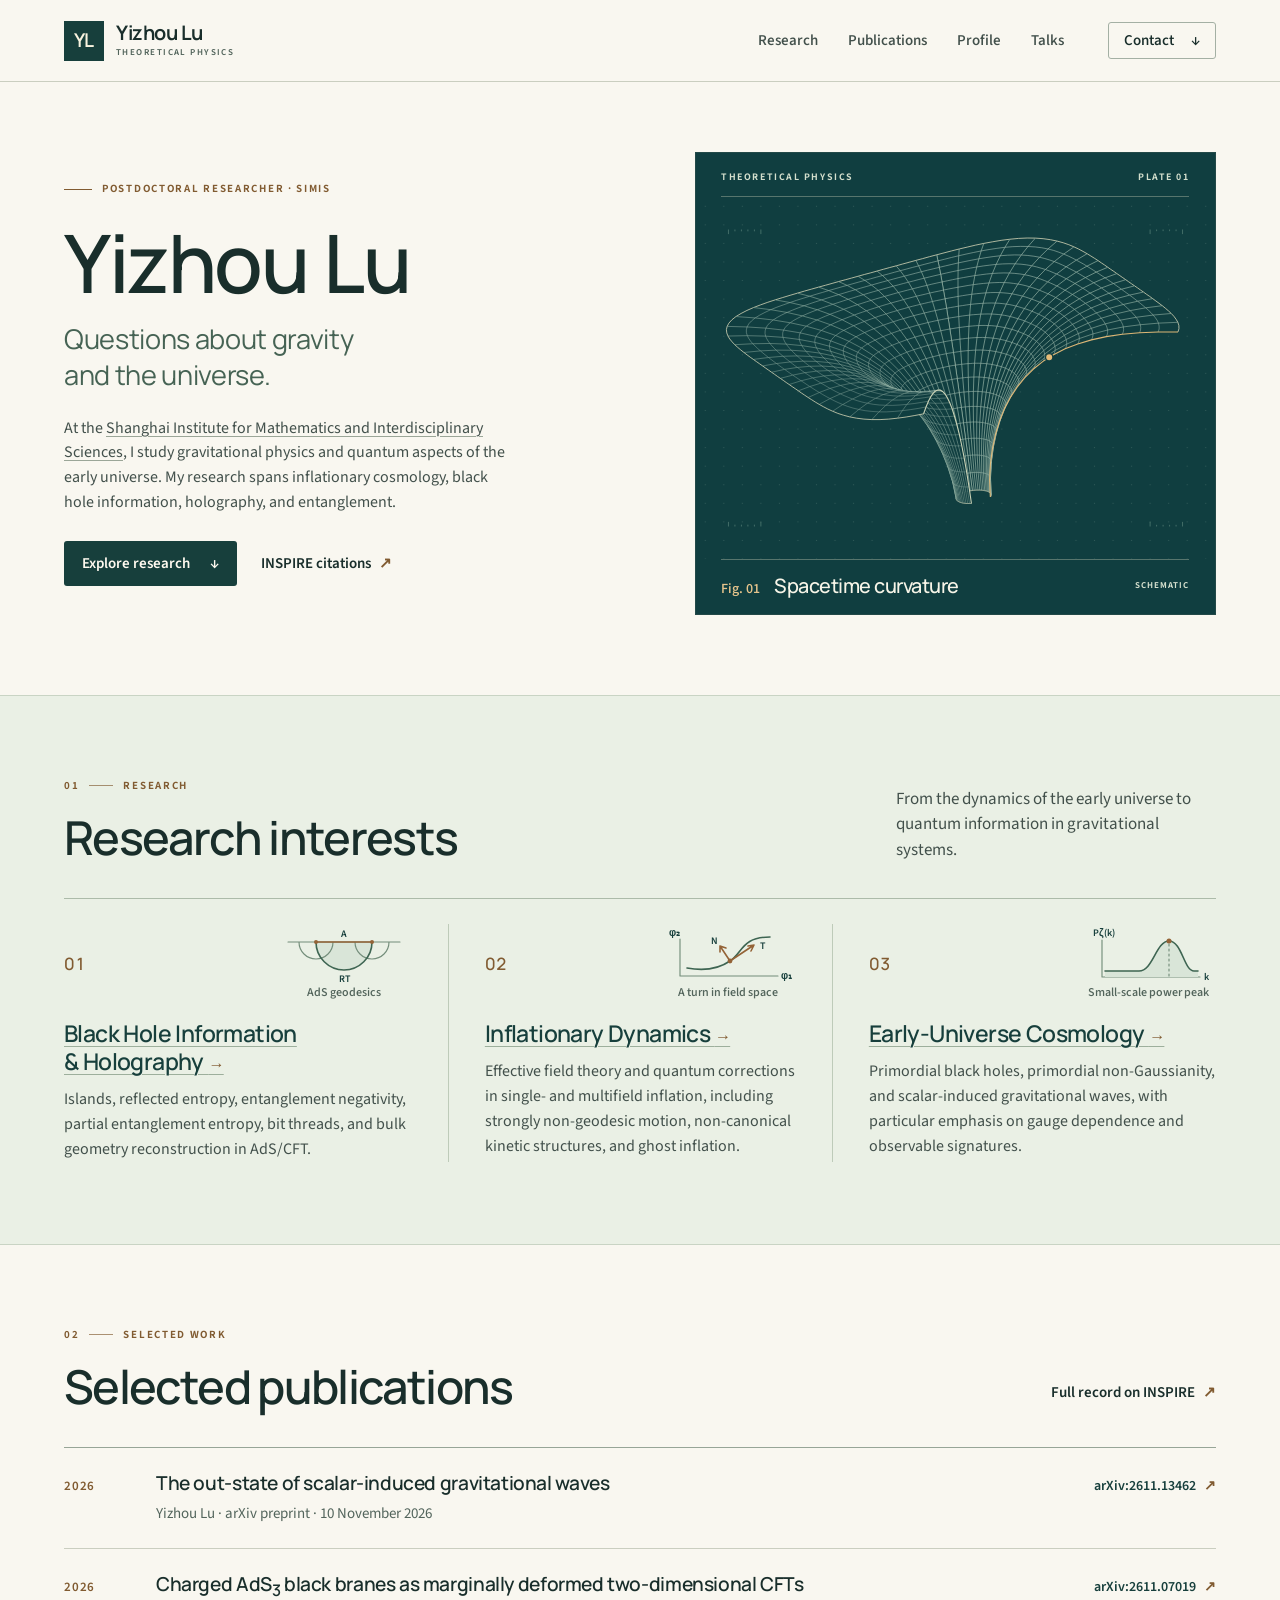
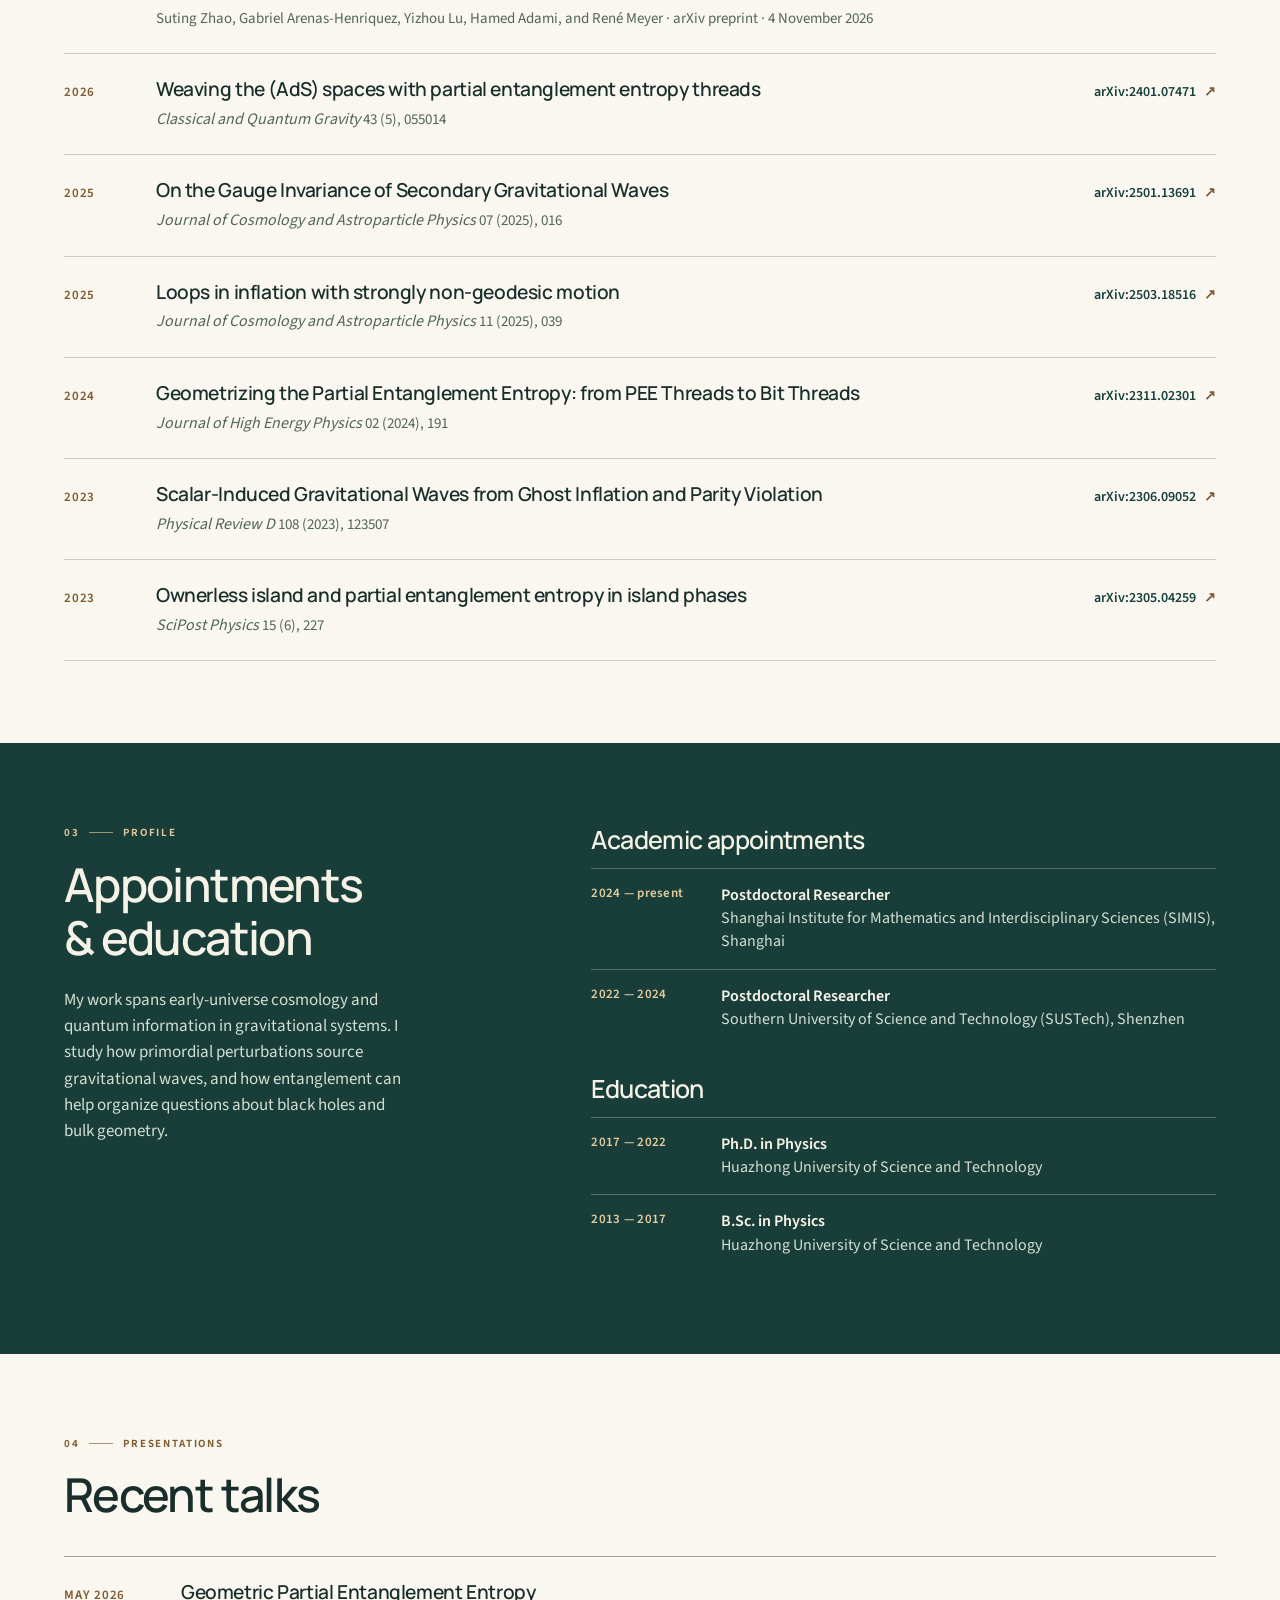
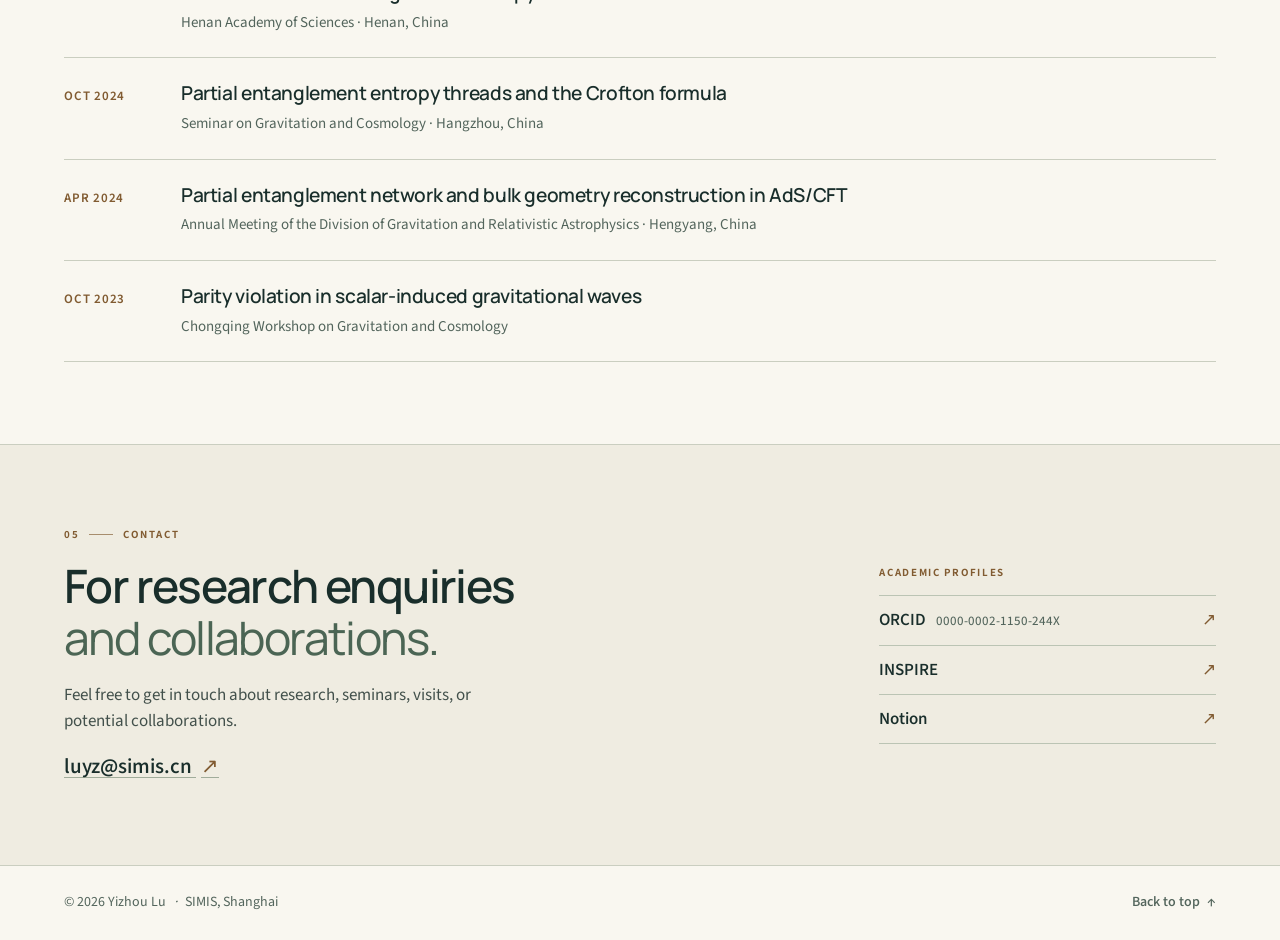
<file: index.html>
<!doctype html>
<html lang="en">
<head>
  <meta charset="utf-8" />
  <meta name="viewport" content="width=device-width, initial-scale=1" />
  <link rel="canonical" href="https://yizhoulouislu.github.io/" />
  <meta property="og:url" content="https://yizhoulouislu.github.io/" />
  <meta name="theme-color" content="#f9f7f0" />
  <meta name="description" content="Yizhou Lu — postdoctoral researcher in theoretical physics at SIMIS. Research in early-universe cosmology, gravitational waves, black holes, and holography." />
  <meta property="og:type" content="website" />
  <meta property="og:title" content="Yizhou Lu | Theoretical Physics" />
  <meta property="og:description" content="Research in early-universe cosmology, gravitational waves, black hole information, holography, and entanglement." />
  <meta name="twitter:card" content="summary" />
  <meta name="twitter:title" content="Yizhou Lu | Theoretical Physics" />
  <meta name="twitter:description" content="Research in early-universe cosmology, gravitational waves, black hole information, holography, and entanglement." />
  <script type="application/ld+json">{"@context":"https://schema.org","@type":"Person","name":"Yizhou Lu","jobTitle":"Postdoctoral Researcher","worksFor":{"@type":"Organization","name":"Shanghai Institute for Mathematics and Interdisciplinary Sciences","url":"https://simis.cn/"},"url":"https://yizhoulouislu.github.io/","email":"luyz@simis.cn","sameAs":["https://orcid.org/0000-0002-1150-244X","https://inspirehep.net/authors/1812041"]}</script>
  <title>Yizhou Lu | Theoretical Physics</title>
  <link rel="preload" href="assets/fonts/manrope-latin-wght-normal.woff2" as="font" type="font/woff2" crossorigin />
  <link rel="preload" href="assets/fonts/source-sans-3-latin-wght-normal.woff2" as="font" type="font/woff2" crossorigin />
  <link rel="stylesheet" href="scientist.css" />
</head>
<body>
  <a class="skip-link" href="#top">Skip to main content</a>
  <header class="site-header"><div class="wrap header-inner">
    <a class="identity" href="#top" aria-label="Yizhou Lu, home"><span class="monogram" aria-hidden="true">YL</span><span class="wordmark">Yizhou Lu<small>Theoretical physics</small></span></a>
    <nav aria-label="Main navigation"><a href="#research">Research</a><a href="#publications">Publications</a><a href="#profile">Profile</a><a href="#talks">Talks</a></nav>
    <a class="contact-link" href="#contact">Contact <span aria-hidden="true">↓</span></a>
  </div></header>
  <main id="top" tabindex="-1">
    <section class="hero wrap" aria-labelledby="hero-title">
      <div class="hero-content">
        <p class="label hero-label"><span aria-hidden="true"></span>Postdoctoral researcher · SIMIS</p>
        <h1 id="hero-title">Yizhou Lu</h1>
        <p class="hero-subtitle">Questions about gravity<br class="hero-break" /> and the universe.</p>
        <p class="hero-description">At the <a href="https://simis.cn/" target="_blank" rel="noreferrer">Shanghai Institute for Mathematics and Interdisciplinary Sciences</a>, I study gravitational physics and quantum aspects of the early universe. My research spans inflationary cosmology, black hole information, holography, and entanglement.</p>
        <div class="hero-actions"><a class="primary-link" href="#research">Explore research <span aria-hidden="true">↓</span></a><a class="text-link" href="https://inspirehep.net/authors/1812041?ui-citation-summary=true&amp;ui-exclude-self-citations=true" target="_blank" rel="noreferrer">INSPIRE citations <span aria-hidden="true">↗</span></a></div>
      </div>
      <figure class="science-plate">
        <div class="plate-top"><span>THEORETICAL PHYSICS</span><span>PLATE 01</span></div>
        <img src="assets/curvature.svg" alt="Wireframe illustration of a curvature well, cut away to reveal its narrowing throat." width="560" height="390" />
        <figcaption><span><i>Fig. 01</i><b>Spacetime curvature</b></span><small>Schematic</small></figcaption>
      </figure>
    </section>
    <section id="research" class="research section"><div class="wrap">
      <div class="research-heading"><div><p class="label section-label"><span>01</span>Research</p><h2>Research interests</h2></div>
      <p class="section-intro">From the dynamics of the early universe to quantum information in gravitational systems.</p></div>
      <div class="research-list">
        <article class="research-item"><div class="research-ornament">
            <span aria-hidden="true">01</span>
            <figure class="research-sketch">
              <svg viewBox="0 0 136 59" role="img" aria-label="A boundary interval and its Ryu–Takayanagi geodesic on a spatial slice of AdS. Two other boundary-anchored geodesics cross it.">
              <path class="sketch-wash" d="M40 16h56a28 28 0 0 1-56 0Z"/>
              <path class="sketch-guide" d="M12 16h112M23 16a17 17 0 0 0 34 0m22 0a17 17 0 0 0 34 0"/>
              <path d="M40 16a28 28 0 0 0 56 0"/>
              <path class="sketch-accent" d="M40 16h56"/>
              <circle class="sketch-point" cx="40" cy="16" r="2"/><circle class="sketch-point" cx="96" cy="16" r="2"/>
              <text x="68" y="11" text-anchor="middle">A</text><text x="68" y="56" text-anchor="middle">RT</text>
              </svg>
              <figcaption>AdS geodesics</figcaption>
            </figure>
          </div><h3><a href="/research/black-hole-information-and-holography/">Black Hole Information &amp; Holography&nbsp;<span aria-hidden="true">→</span></a></h3><p>Islands, reflected entropy, entanglement negativity, partial entanglement entropy, bit threads, and bulk geometry reconstruction in AdS/CFT.</p></article>
        <article class="research-item"><div class="research-ornament">
            <span aria-hidden="true">02</span>
            <figure class="research-sketch">
              <svg viewBox="0 0 136 59" role="img" aria-label="A two-field inflationary trajectory bends in field space. Tangent and normal directions are shown at the turn.">
              <path class="sketch-guide" d="M20 13v37h98"/>
              <text x="9" y="10">φ₂</text><text x="121" y="53">φ₁</text>
              <path d="M27 42C43 45 57 44 70 35S82 11 110 11"/>
              <path class="sketch-accent" d="M70 35l24-16m-6 1 6-1-3 6M70 35 60 20m0 6v-6l6 2"/>
              <circle class="sketch-point" cx="70" cy="35" r="2.4"/>
              <text x="100" y="23">T</text><text x="51" y="18">N</text>
              </svg>
              <figcaption>A turn in field space</figcaption>
            </figure>
          </div><h3><a href="/research/inflationary-dynamics/">Inflationary Dynamics&nbsp;<span aria-hidden="true">→</span></a></h3><p>Effective field theory and quantum corrections in single- and multifield inflation, including strongly non-geodesic motion, non-canonical kinetic structures, and ghost inflation.</p></article>
        <article class="research-item"><div class="research-ornament">
            <span aria-hidden="true">03</span>
            <figure class="research-sketch">
              <svg viewBox="0 0 136 59" role="img" aria-label="Schematic primordial curvature power spectrum with a localized peak at larger wavenumber k.">
              <path class="sketch-guide" d="M22 14v37h98"/>
              <path class="sketch-wash" d="M25 45h34c14 0 17-30 30-30s15 30 25 30h4v6H25Z"/>
              <path d="M25 45h34c14 0 17-30 30-30s15 30 25 30h4"/>
              <path class="sketch-guide sketch-dashed" d="M89 18v33"/>
              <circle class="sketch-point" cx="89" cy="15" r="2.5"/>
              <text x="13" y="10">Pζ(k)</text><text x="124" y="54">k</text>
              </svg>
              <figcaption>Small-scale power peak</figcaption>
            </figure>
          </div><h3><a href="/research/early-universe-cosmology/">Early-Universe Cosmology&nbsp;<span aria-hidden="true">→</span></a></h3><p>Primordial black holes, primordial non-Gaussianity, and scalar-induced gravitational waves, with particular emphasis on gauge dependence and observable signatures.</p></article>
      </div>
    </div></section>
    <section id="publications" class="publications section wrap">
      <div class="section-heading"><div><p class="label section-label"><span>02</span>Selected work</p><h2>Selected publications</h2></div>
      <a class="text-link" href="https://inspirehep.net/authors/1812041?ui-citation-summary=true&amp;ui-exclude-self-citations=true" target="_blank" rel="noreferrer">Full record on INSPIRE <span aria-hidden="true">↗</span></a></div>
      <div class="publication-table" role="list">
        <article class="publication-row" role="listitem">
          <span class="pub-year">2026</span>
          <div class="pub-main">
            <h3><a href="https://arxiv.org/abs/2611.13462" target="_blank" rel="noreferrer">The out-state of scalar-induced gravitational waves</a></h3>
            <p>Yizhou Lu · arXiv preprint · 10 November 2026</p>
          </div>
          <a class="pub-link" href="https://arxiv.org/abs/2611.13462" target="_blank" rel="noreferrer">arXiv:2611.13462 <span aria-hidden="true">↗</span></a>
        </article>
        <article class="publication-row" role="listitem">
          <span class="pub-year">2026</span>
          <div class="pub-main">
            <h3><a href="https://arxiv.org/abs/2611.07019" target="_blank" rel="noreferrer">Charged AdS<sub>3</sub> black branes as marginally deformed two-dimensional CFTs</a></h3>
            <p>Suting Zhao, Gabriel Arenas-Henriquez, Yizhou Lu, Hamed Adami, and René Meyer · arXiv preprint · 4 November 2026</p>
          </div>
          <a class="pub-link" href="https://arxiv.org/abs/2611.07019" target="_blank" rel="noreferrer">arXiv:2611.07019 <span aria-hidden="true">↗</span></a>
        </article>
        <article class="publication-row" role="listitem"><span class="pub-year">2026</span><div class="pub-main"><h3><a href="https://arxiv.org/abs/2401.07471" target="_blank" rel="noreferrer">Weaving the (AdS) spaces with partial entanglement entropy threads</a></h3><p><i>Classical and Quantum Gravity</i> 43 (5), 055014</p></div><a class="pub-link" href="https://arxiv.org/abs/2401.07471" target="_blank" rel="noreferrer">arXiv:2401.07471 <span aria-hidden="true">↗</span></a></article><article class="publication-row" role="listitem"><span class="pub-year">2025</span><div class="pub-main"><h3><a href="https://arxiv.org/abs/2501.13691" target="_blank" rel="noreferrer">On the Gauge Invariance of Secondary Gravitational Waves</a></h3><p><i>Journal of Cosmology and Astroparticle Physics</i> 07 (2025), 016</p></div><a class="pub-link" href="https://arxiv.org/abs/2501.13691" target="_blank" rel="noreferrer">arXiv:2501.13691 <span aria-hidden="true">↗</span></a></article><article class="publication-row" role="listitem"><span class="pub-year">2025</span><div class="pub-main"><h3><a href="https://arxiv.org/abs/2503.18516" target="_blank" rel="noreferrer">Loops in inflation with strongly non-geodesic motion</a></h3><p><i>Journal of Cosmology and Astroparticle Physics</i> 11 (2025), 039</p></div><a class="pub-link" href="https://arxiv.org/abs/2503.18516" target="_blank" rel="noreferrer">arXiv:2503.18516 <span aria-hidden="true">↗</span></a></article><article class="publication-row" role="listitem"><span class="pub-year">2024</span><div class="pub-main"><h3><a href="https://arxiv.org/abs/2311.02301" target="_blank" rel="noreferrer">Geometrizing the Partial Entanglement Entropy: from PEE Threads to Bit Threads</a></h3><p><i>Journal of High Energy Physics</i> 02 (2024), 191</p></div><a class="pub-link" href="https://arxiv.org/abs/2311.02301" target="_blank" rel="noreferrer">arXiv:2311.02301 <span aria-hidden="true">↗</span></a></article><article class="publication-row" role="listitem"><span class="pub-year">2023</span><div class="pub-main"><h3><a href="https://arxiv.org/abs/2306.09052" target="_blank" rel="noreferrer">Scalar-Induced Gravitational Waves from Ghost Inflation and Parity Violation</a></h3><p><i>Physical Review D</i> 108 (2023), 123507</p></div><a class="pub-link" href="https://arxiv.org/abs/2306.09052" target="_blank" rel="noreferrer">arXiv:2306.09052 <span aria-hidden="true">↗</span></a></article><article class="publication-row" role="listitem"><span class="pub-year">2023</span><div class="pub-main"><h3><a href="https://arxiv.org/abs/2305.04259" target="_blank" rel="noreferrer">Ownerless island and partial entanglement entropy in island phases</a></h3><p><i>SciPost Physics</i> 15 (6), 227</p></div><a class="pub-link" href="https://arxiv.org/abs/2305.04259" target="_blank" rel="noreferrer">arXiv:2305.04259 <span aria-hidden="true">↗</span></a></article></div>
    </section>
    <section id="profile" class="profile section"><div class="wrap bio-grid">
      <div class="bio-intro"><p class="label section-label"><span>03</span>Profile</p><h2>Appointments<br />&amp; education</h2>
      <p>My work spans early-universe cosmology and quantum information in gravitational systems. I study how primordial perturbations source gravitational waves, and how entanglement can help organize questions about black holes and bulk geometry.</p></div>
      <div class="bio-content"><div class="timeline-block"><h3>Academic appointments</h3><div class="timeline-row"><time>2024 — present</time><p><strong>Postdoctoral Researcher</strong><br />Shanghai Institute for Mathematics and Interdisciplinary Sciences (SIMIS), Shanghai</p></div><div class="timeline-row"><time>2022 — 2024</time><p><strong>Postdoctoral Researcher</strong><br />Southern University of Science and Technology (SUSTech), Shenzhen</p></div></div>
        <div class="timeline-block education-block"><h3>Education</h3><div class="timeline-row"><time>2017 — 2022</time><p><strong>Ph.D. in Physics</strong><br />Huazhong University of Science and Technology</p></div><div class="timeline-row"><time>2013 — 2017</time><p><strong>B.Sc. in Physics</strong><br />Huazhong University of Science and Technology</p></div></div></div>
    </div></section>
    <section id="talks" class="talks section wrap">
      <div class="section-heading"><div><p class="label section-label"><span>04</span>Presentations</p><h2>Recent talks</h2></div></div>
      <div class="talk-list"><article class="talk-row"><time>MAY 2026</time><div><h3>Geometric Partial Entanglement Entropy</h3><p>Henan Academy of Sciences · Henan, China</p></div></article><article class="talk-row"><time>OCT 2024</time><div><h3>Partial entanglement entropy threads and the Crofton formula</h3><p>Seminar on Gravitation and Cosmology · Hangzhou, China</p></div></article><article class="talk-row"><time>APR 2024</time><div><h3>Partial entanglement network and bulk geometry reconstruction in AdS/CFT</h3><p>Annual Meeting of the Division of Gravitation and Relativistic Astrophysics · Hengyang, China</p></div></article><article class="talk-row"><time>OCT 2023</time><div><h3>Parity violation in scalar-induced gravitational waves</h3><p>Chongqing Workshop on Gravitation and Cosmology</p></div></article></div>
    </section>
    <section id="contact" class="contact section"><div class="wrap contact-grid">
      <div><p class="label section-label"><span>05</span>Contact</p><h2>For research enquiries<br /><em>and collaborations.</em></h2>
      <p>Feel free to get in touch about research, seminars, visits, or potential collaborations.</p>
      <a class="email-link" href="mailto:luyz@simis.cn">luyz@simis.cn <span aria-hidden="true">↗</span></a></div>
      <aside class="profiles" aria-label="Academic profiles"><h3 class="label">Academic profiles</h3>
        <a href="https://orcid.org/0000-0002-1150-244X" target="_blank" rel="noreferrer"><span>ORCID <small>0000-0002-1150-244X</small></span><span aria-hidden="true">↗</span></a>
        <a href="https://inspirehep.net/authors/1812041?ui-citation-summary=true&amp;ui-exclude-self-citations=true" target="_blank" rel="noreferrer">INSPIRE <span aria-hidden="true">↗</span></a><a href="https://louischou.notion.site/Yizhou-Lu-54059d0f654845cfa7834c656fd9b39e" target="_blank" rel="noreferrer">Notion <span aria-hidden="true">↗</span></a>
      </aside>
    </div></section>
  </main>
  <footer class="wrap site-footer"><span>© 2026 Yizhou Lu <i>·</i> SIMIS, Shanghai</span><a href="#top">Back to top <span aria-hidden="true">↑</span></a></footer>
</body>
</html>
</file>
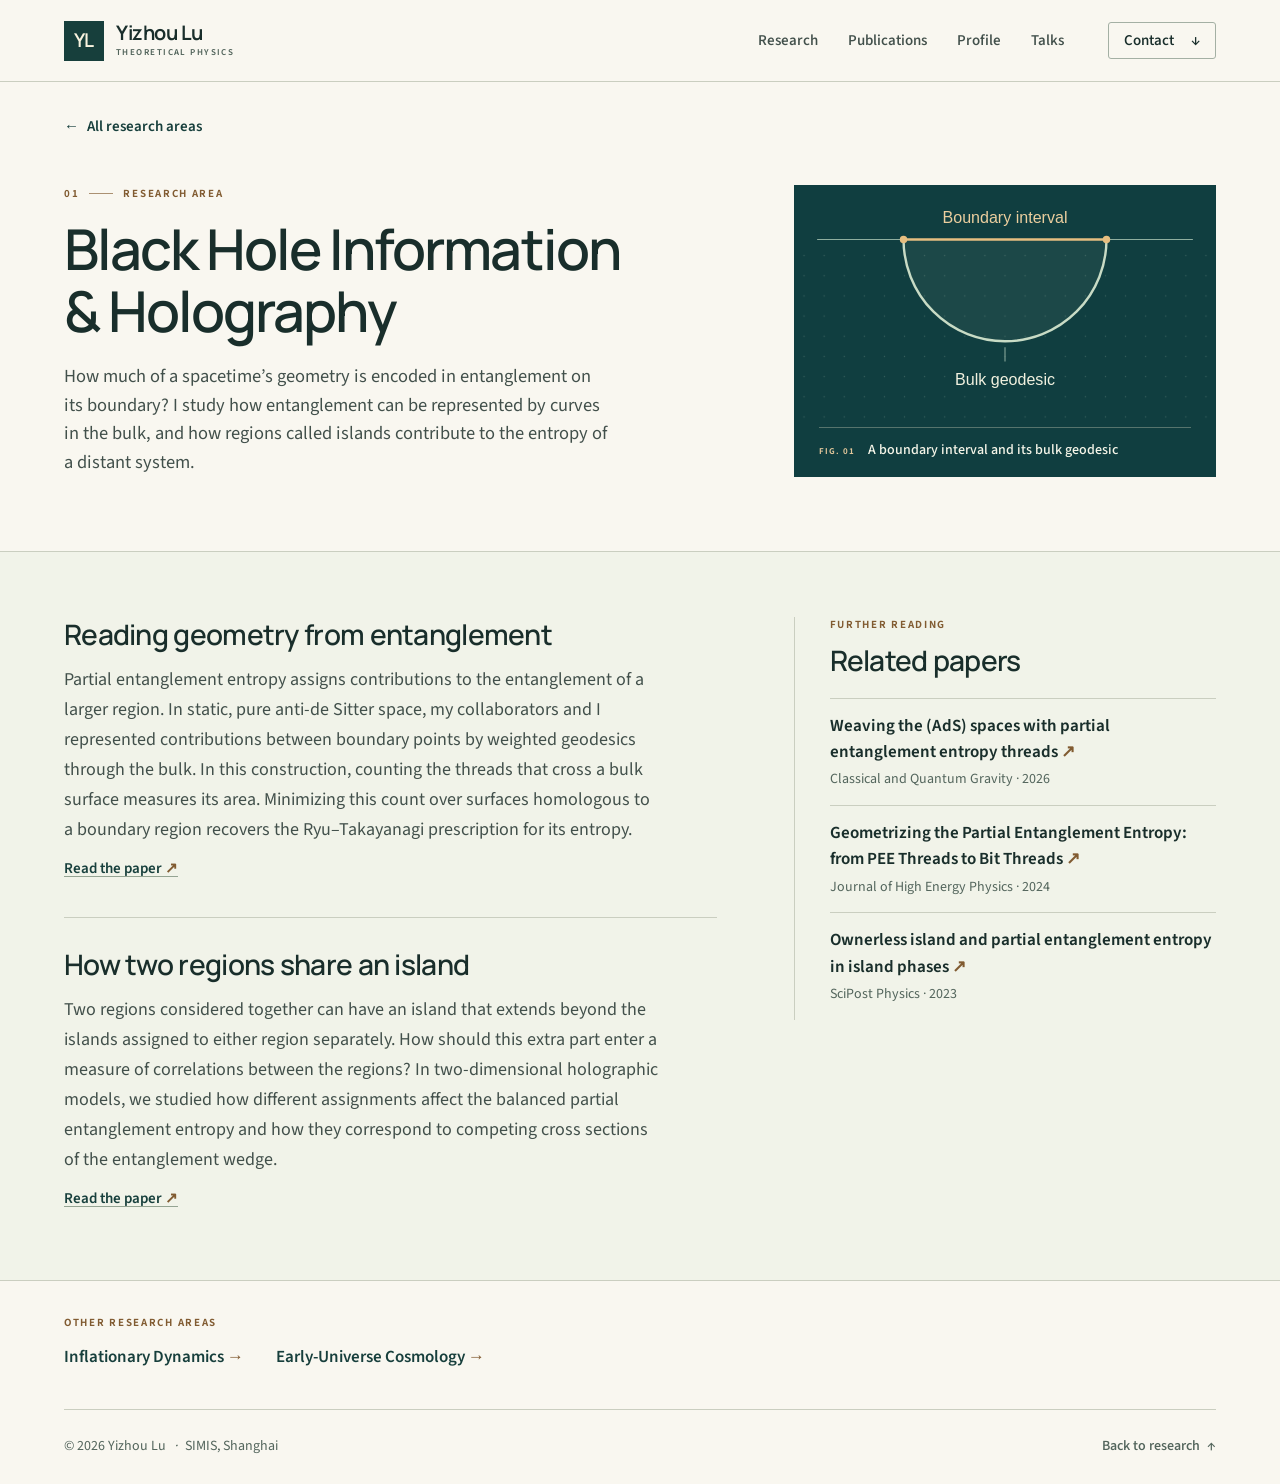
<file: research/black-hole-information-and-holography/index.html>
<!doctype html>
<html lang="en">
<head>
  <meta charset="utf-8">
  <meta name="viewport" content="width=device-width, initial-scale=1">
  <link rel="canonical" href="https://yizhoulouislu.github.io/research/black-hole-information-and-holography/" />
  <meta property="og:url" content="https://yizhoulouislu.github.io/research/black-hole-information-and-holography/" />
  <meta name="theme-color" content="#f9f7f0">
  <title>Black Hole Information &amp; Holography | Yizhou Lu</title>
  <meta name="description" content="How much of a spacetime’s geometry is encoded in entanglement on its boundary? I study how entanglement can be represented by curves in the bulk, and how regions called islands contribute to the entropy of a distant system.">
  <meta property="og:title" content="Black Hole Information &amp; Holography | Yizhou Lu">
  <meta property="og:description" content="How much of a spacetime’s geometry is encoded in entanglement on its boundary? I study how entanglement can be represented by curves in the bulk, and how regions called islands contribute to the entropy of a distant system.">
  <link rel="preload" href="/assets/fonts/manrope-latin-wght-normal.woff2" as="font" type="font/woff2" crossorigin>
  <link rel="stylesheet" href="/scientist.css">
</head>
<body class="area-page">
  <a class="skip-link" href="#top">Skip to main content</a>
  <header class="site-header"><div class="wrap header-inner">
    <a class="identity" href="/" aria-label="Yizhou Lu, home"><span class="monogram" aria-hidden="true">YL</span><span class="wordmark">Yizhou Lu<small>Theoretical physics</small></span></a>
    <nav aria-label="Main navigation"><a href="/#research">Research</a><a href="/#publications">Publications</a><a href="/#profile">Profile</a><a href="/#talks">Talks</a></nav>
    <a class="contact-link" href="/#contact">Contact <span aria-hidden="true">↓</span></a>
  </div></header>
  <main id="top" tabindex="-1">
    <div class="wrap area-back"><a href="/#research"><span aria-hidden="true">←</span> All research areas</a></div>
    <div class="wrap area-hero">
      <div>
        <p class="label section-label"><span>01</span>Research area</p>
        <h1>Black Hole Information &amp; Holography</h1>
        <p class="area-lede">How much of a spacetime’s geometry is encoded in entanglement on its boundary? I study how entanglement can be represented by curves in the bulk, and how regions called islands contribute to the entropy of a distant system.</p>
      </div>
      <figure class="area-plate">
        <img src="/assets/research/holography.svg" width="420" height="240" alt="A semicircular geodesic in a constant-time slice of Poincaré AdS joins the endpoints of a boundary interval.">
        <figcaption><small>Fig. 01</small>A boundary interval and its bulk geodesic</figcaption>
      </figure>
    </div>
    <div class="area-band"><div class="wrap area-reading">
      <div class="area-essay"><section class="area-section"><h2>Reading geometry from entanglement</h2><p>Partial entanglement entropy assigns contributions to the entanglement of a larger region. In static, pure anti-de Sitter space, my collaborators and I represented contributions between boundary points by weighted geodesics through the bulk. In this construction, counting the threads that cross a bulk surface measures its area. Minimizing this count over surfaces homologous to a boundary region recovers the Ryu–Takayanagi prescription for its entropy.</p><a class="study-link" href="https://arxiv.org/abs/2401.07471" target="_blank" rel="noreferrer">Read the paper <span aria-hidden="true">↗</span></a></section><section class="area-section"><h2>How two regions share an island</h2><p>Two regions considered together can have an island that extends beyond the islands assigned to either region separately. How should this extra part enter a measure of correlations between the regions? In two-dimensional holographic models, we studied how different assignments affect the balanced partial entanglement entropy and how they correspond to competing cross sections of the entanglement wedge.</p><a class="study-link" href="https://arxiv.org/abs/2305.04259" target="_blank" rel="noreferrer">Read the paper <span aria-hidden="true">↗</span></a></section></div>
      <aside class="area-papers" aria-labelledby="papers-title">
        <p class="label">Further reading</p><h2 id="papers-title">Related papers</h2>
        <ul><li><a href="https://arxiv.org/abs/2401.07471" target="_blank" rel="noreferrer">Weaving the (AdS) spaces with partial entanglement entropy threads&nbsp;<span aria-hidden="true">↗</span></a><p>Classical and Quantum Gravity · 2026</p></li><li><a href="https://arxiv.org/abs/2311.02301" target="_blank" rel="noreferrer">Geometrizing the Partial Entanglement Entropy: from PEE Threads to Bit Threads&nbsp;<span aria-hidden="true">↗</span></a><p>Journal of High Energy Physics · 2024</p></li><li><a href="https://arxiv.org/abs/2305.04259" target="_blank" rel="noreferrer">Ownerless island and partial entanglement entropy in island phases&nbsp;<span aria-hidden="true">↗</span></a><p>SciPost Physics · 2023</p></li></ul>
      </aside>
    </div></div>
    <section class="wrap area-more" aria-labelledby="more-title">
      <h2 class="label" id="more-title">Other research areas</h2>
      <div><a href="/research/inflationary-dynamics/">Inflationary Dynamics <span aria-hidden="true">→</span></a> <a href="/research/early-universe-cosmology/">Early-Universe Cosmology <span aria-hidden="true">→</span></a></div>
    </section>
  </main>
  <footer class="wrap site-footer"><span>© 2026 Yizhou Lu <i>·</i> SIMIS, Shanghai</span><a href="/#research">Back to research <span aria-hidden="true">↑</span></a></footer>
</body>
</html>
</file>
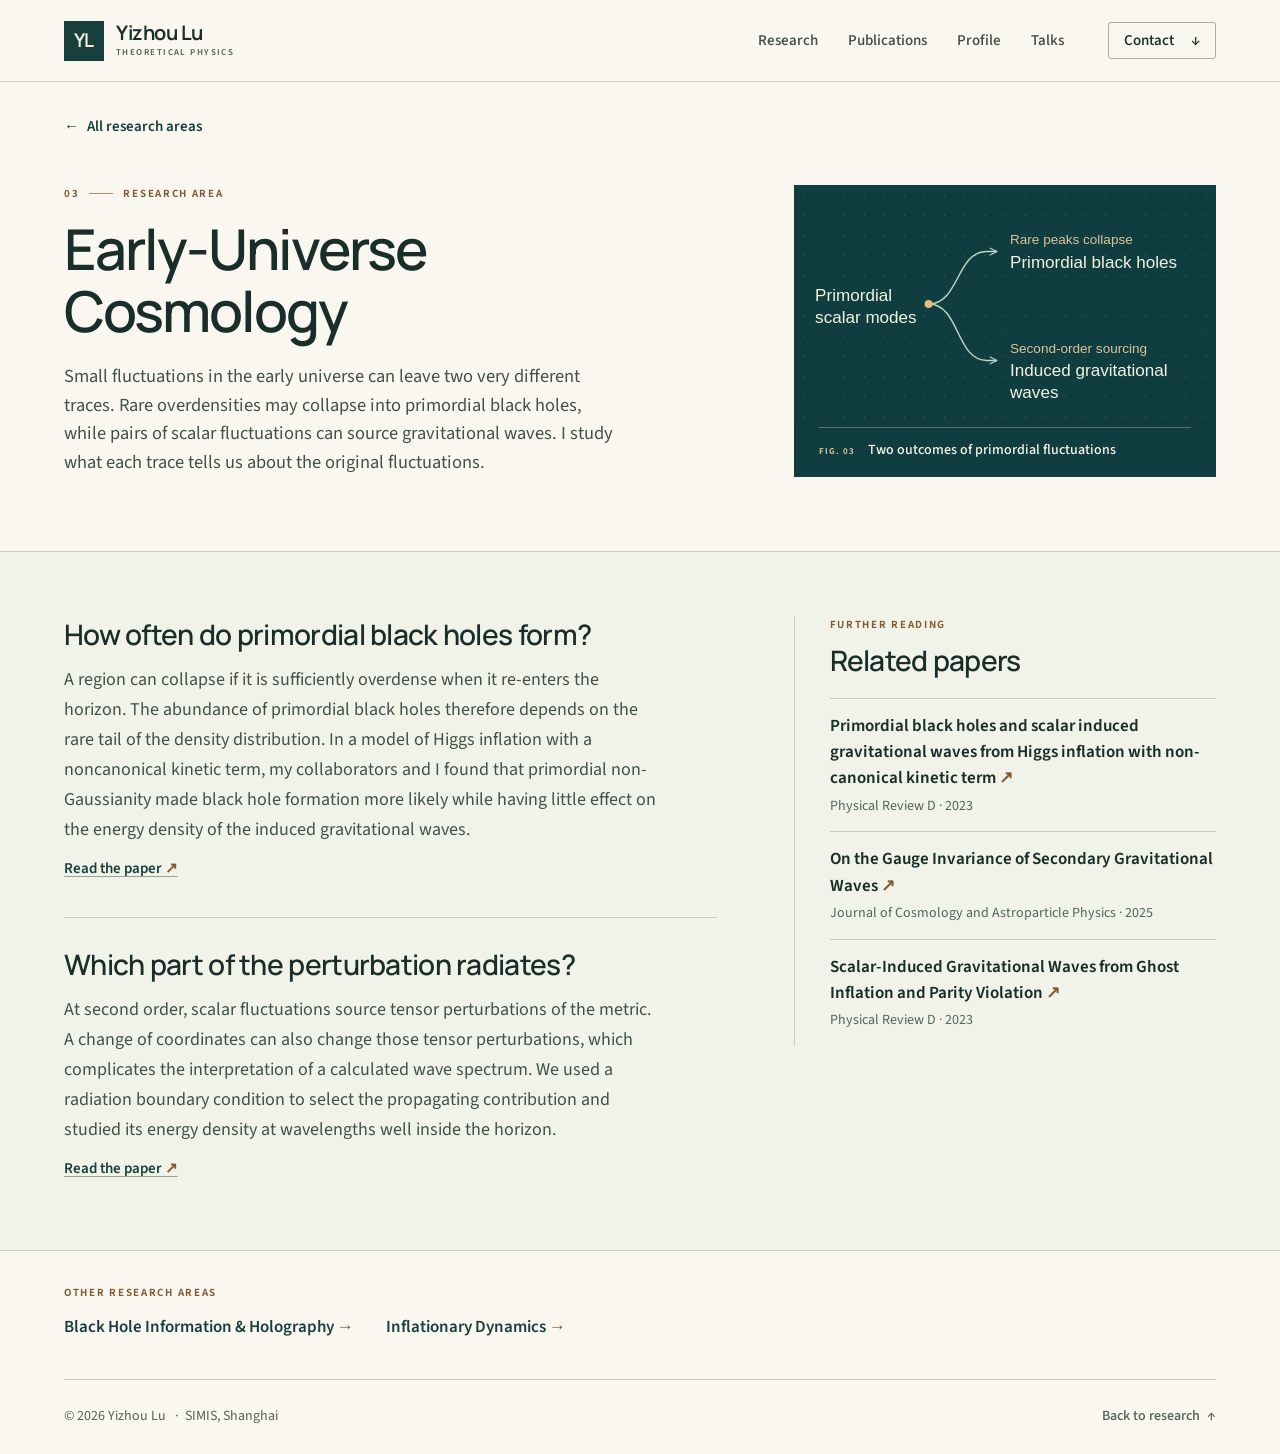
<file: research/early-universe-cosmology/index.html>
<!doctype html>
<html lang="en">
<head>
  <meta charset="utf-8">
  <meta name="viewport" content="width=device-width, initial-scale=1">
  <link rel="canonical" href="https://yizhoulouislu.github.io/research/early-universe-cosmology/" />
  <meta property="og:url" content="https://yizhoulouislu.github.io/research/early-universe-cosmology/" />
  <meta name="theme-color" content="#f9f7f0">
  <title>Early-Universe Cosmology | Yizhou Lu</title>
  <meta name="description" content="Small fluctuations in the early universe can leave two very different traces. Rare overdensities may collapse into primordial black holes, while pairs of scalar fluctuations can source gravitational waves. I study what each trace tells us about the original fluctuations.">
  <meta property="og:title" content="Early-Universe Cosmology | Yizhou Lu">
  <meta property="og:description" content="Small fluctuations in the early universe can leave two very different traces. Rare overdensities may collapse into primordial black holes, while pairs of scalar fluctuations can source gravitational waves. I study what each trace tells us about the original fluctuations.">
  <link rel="preload" href="/assets/fonts/manrope-latin-wght-normal.woff2" as="font" type="font/woff2" crossorigin>
  <link rel="stylesheet" href="/scientist.css">
</head>
<body class="area-page">
  <a class="skip-link" href="#top">Skip to main content</a>
  <header class="site-header"><div class="wrap header-inner">
    <a class="identity" href="/" aria-label="Yizhou Lu, home"><span class="monogram" aria-hidden="true">YL</span><span class="wordmark">Yizhou Lu<small>Theoretical physics</small></span></a>
    <nav aria-label="Main navigation"><a href="/#research">Research</a><a href="/#publications">Publications</a><a href="/#profile">Profile</a><a href="/#talks">Talks</a></nav>
    <a class="contact-link" href="/#contact">Contact <span aria-hidden="true">↓</span></a>
  </div></header>
  <main id="top" tabindex="-1">
    <div class="wrap area-back"><a href="/#research"><span aria-hidden="true">←</span> All research areas</a></div>
    <div class="wrap area-hero">
      <div>
        <p class="label section-label"><span>03</span>Research area</p>
        <h1>Early-Universe Cosmology</h1>
        <p class="area-lede">Small fluctuations in the early universe can leave two very different traces. Rare overdensities may collapse into primordial black holes, while pairs of scalar fluctuations can source gravitational waves. I study what each trace tells us about the original fluctuations.</p>
      </div>
      <figure class="area-plate">
        <img src="/assets/research/cosmology.svg" width="420" height="240" alt="Two paths from primordial scalar perturbations lead to black hole formation and induced gravitational waves.">
        <figcaption><small>Fig. 03</small>Two outcomes of primordial fluctuations</figcaption>
      </figure>
    </div>
    <div class="area-band"><div class="wrap area-reading">
      <div class="area-essay"><section class="area-section"><h2>How often do primordial black holes form?</h2><p>A region can collapse if it is sufficiently overdense when it re-enters the horizon. The abundance of primordial black holes therefore depends on the rare tail of the density distribution. In a model of Higgs inflation with a noncanonical kinetic term, my collaborators and I found that primordial non-Gaussianity made black hole formation more likely while having little effect on the energy density of the induced gravitational waves.</p><a class="study-link" href="https://arxiv.org/abs/2111.01362" target="_blank" rel="noreferrer">Read the paper <span aria-hidden="true">↗</span></a></section><section class="area-section"><h2>Which part of the perturbation radiates?</h2><p>At second order, scalar fluctuations source tensor perturbations of the metric. A change of coordinates can also change those tensor perturbations, which complicates the interpretation of a calculated wave spectrum. We used a radiation boundary condition to select the propagating contribution and studied its energy density at wavelengths well inside the horizon.</p><a class="study-link" href="https://arxiv.org/abs/2501.13691" target="_blank" rel="noreferrer">Read the paper <span aria-hidden="true">↗</span></a></section></div>
      <aside class="area-papers" aria-labelledby="papers-title">
        <p class="label">Further reading</p><h2 id="papers-title">Related papers</h2>
        <ul><li><a href="https://arxiv.org/abs/2111.01362" target="_blank" rel="noreferrer">Primordial black holes and scalar induced gravitational waves from Higgs inflation with non-canonical kinetic term&nbsp;<span aria-hidden="true">↗</span></a><p>Physical Review D · 2023</p></li><li><a href="https://arxiv.org/abs/2501.13691" target="_blank" rel="noreferrer">On the Gauge Invariance of Secondary Gravitational Waves&nbsp;<span aria-hidden="true">↗</span></a><p>Journal of Cosmology and Astroparticle Physics · 2025</p></li><li><a href="https://arxiv.org/abs/2306.09052" target="_blank" rel="noreferrer">Scalar-Induced Gravitational Waves from Ghost Inflation and Parity Violation&nbsp;<span aria-hidden="true">↗</span></a><p>Physical Review D · 2023</p></li></ul>
      </aside>
    </div></div>
    <section class="wrap area-more" aria-labelledby="more-title">
      <h2 class="label" id="more-title">Other research areas</h2>
      <div><a href="/research/black-hole-information-and-holography/">Black Hole Information &amp; Holography <span aria-hidden="true">→</span></a> <a href="/research/inflationary-dynamics/">Inflationary Dynamics <span aria-hidden="true">→</span></a></div>
    </section>
  </main>
  <footer class="wrap site-footer"><span>© 2026 Yizhou Lu <i>·</i> SIMIS, Shanghai</span><a href="/#research">Back to research <span aria-hidden="true">↑</span></a></footer>
</body>
</html>
</file>
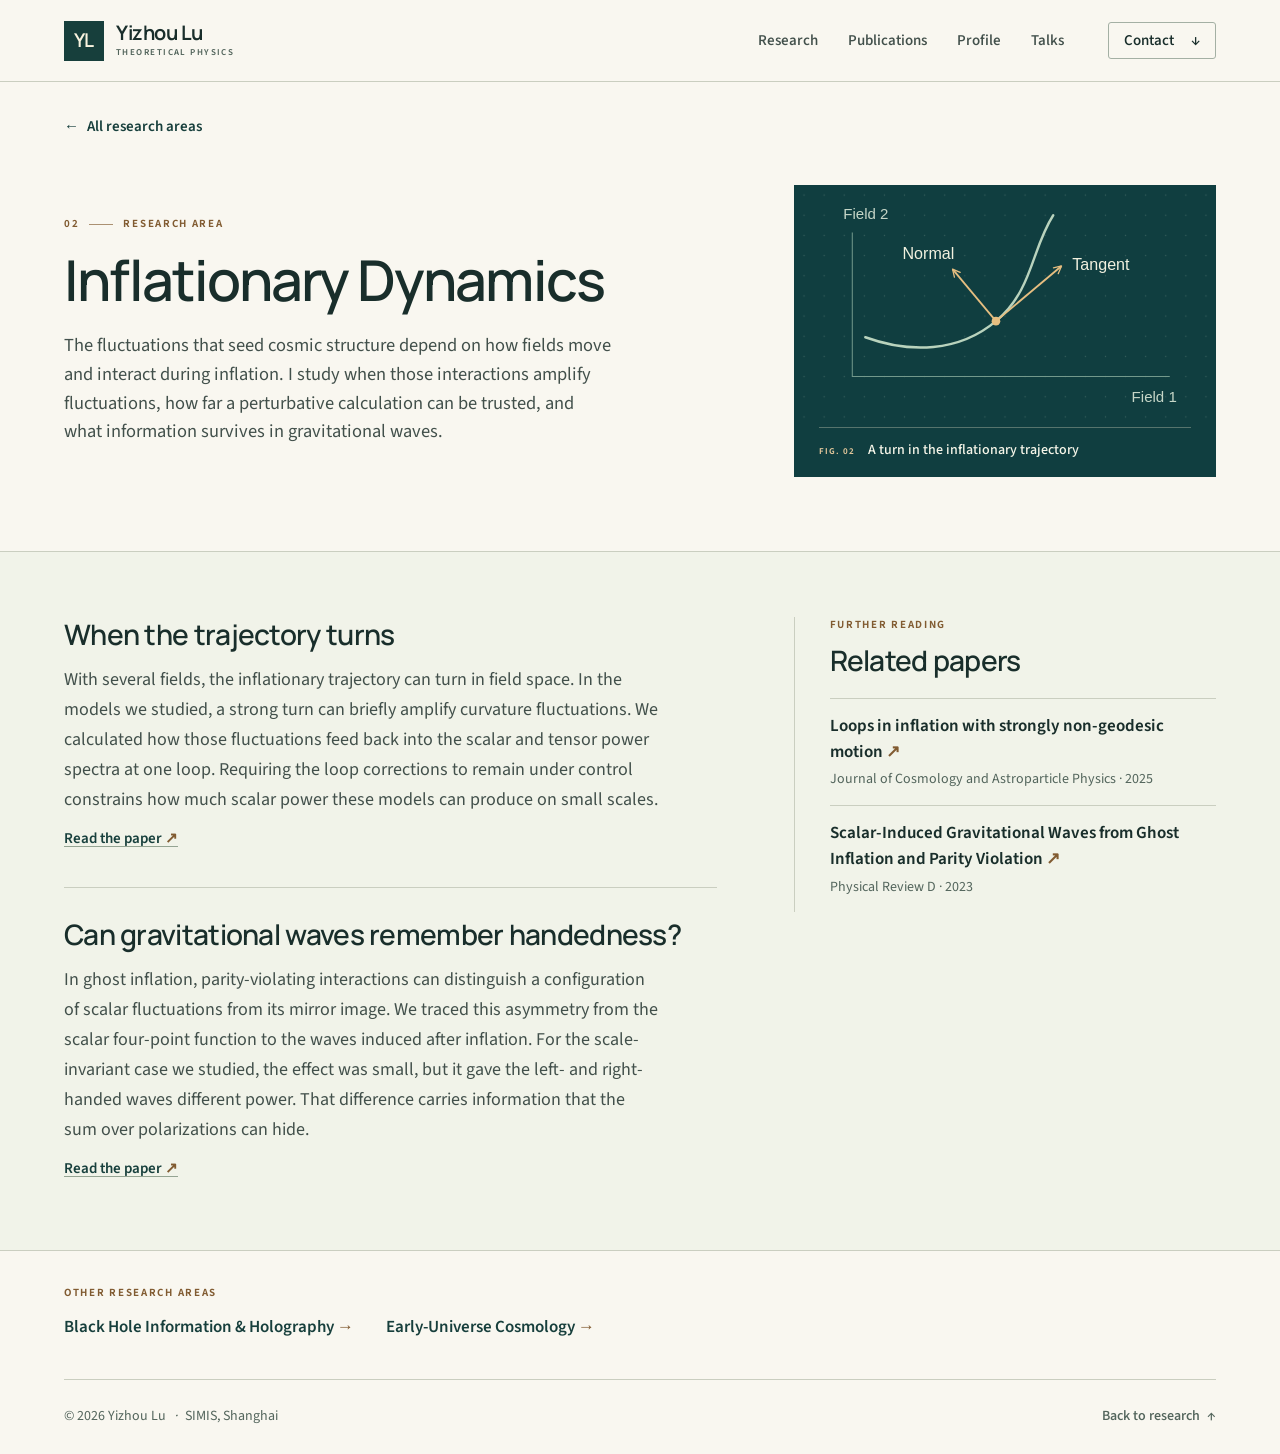
<file: research/inflationary-dynamics/index.html>
<!doctype html>
<html lang="en">
<head>
  <meta charset="utf-8">
  <meta name="viewport" content="width=device-width, initial-scale=1">
  <link rel="canonical" href="https://yizhoulouislu.github.io/research/inflationary-dynamics/" />
  <meta property="og:url" content="https://yizhoulouislu.github.io/research/inflationary-dynamics/" />
  <meta name="theme-color" content="#f9f7f0">
  <title>Inflationary Dynamics | Yizhou Lu</title>
  <meta name="description" content="The fluctuations that seed cosmic structure depend on how fields move and interact during inflation. I study when those interactions amplify fluctuations, how far a perturbative calculation can be trusted, and what information survives in gravitational waves.">
  <meta property="og:title" content="Inflationary Dynamics | Yizhou Lu">
  <meta property="og:description" content="The fluctuations that seed cosmic structure depend on how fields move and interact during inflation. I study when those interactions amplify fluctuations, how far a perturbative calculation can be trusted, and what information survives in gravitational waves.">
  <link rel="preload" href="/assets/fonts/manrope-latin-wght-normal.woff2" as="font" type="font/woff2" crossorigin>
  <link rel="stylesheet" href="/scientist.css">
</head>
<body class="area-page">
  <a class="skip-link" href="#top">Skip to main content</a>
  <header class="site-header"><div class="wrap header-inner">
    <a class="identity" href="/" aria-label="Yizhou Lu, home"><span class="monogram" aria-hidden="true">YL</span><span class="wordmark">Yizhou Lu<small>Theoretical physics</small></span></a>
    <nav aria-label="Main navigation"><a href="/#research">Research</a><a href="/#publications">Publications</a><a href="/#profile">Profile</a><a href="/#talks">Talks</a></nav>
    <a class="contact-link" href="/#contact">Contact <span aria-hidden="true">↓</span></a>
  </div></header>
  <main id="top" tabindex="-1">
    <div class="wrap area-back"><a href="/#research"><span aria-hidden="true">←</span> All research areas</a></div>
    <div class="wrap area-hero">
      <div>
        <p class="label section-label"><span>02</span>Research area</p>
        <h1>Inflationary Dynamics</h1>
        <p class="area-lede">The fluctuations that seed cosmic structure depend on how fields move and interact during inflation. I study when those interactions amplify fluctuations, how far a perturbative calculation can be trusted, and what information survives in gravitational waves.</p>
      </div>
      <figure class="area-plate">
        <img src="/assets/research/inflation.svg" width="420" height="240" alt="A curved trajectory in a two-dimensional field space, with the tangent and normal directions marked at a point.">
        <figcaption><small>Fig. 02</small>A turn in the inflationary trajectory</figcaption>
      </figure>
    </div>
    <div class="area-band"><div class="wrap area-reading">
      <div class="area-essay"><section class="area-section"><h2>When the trajectory turns</h2><p>With several fields, the inflationary trajectory can turn in field space. In the models we studied, a strong turn can briefly amplify curvature fluctuations. We calculated how those fluctuations feed back into the scalar and tensor power spectra at one loop. Requiring the loop corrections to remain under control constrains how much scalar power these models can produce on small scales.</p><a class="study-link" href="https://arxiv.org/abs/2503.18516" target="_blank" rel="noreferrer">Read the paper <span aria-hidden="true">↗</span></a></section><section class="area-section"><h2>Can gravitational waves remember handedness?</h2><p>In ghost inflation, parity-violating interactions can distinguish a configuration of scalar fluctuations from its mirror image. We traced this asymmetry from the scalar four-point function to the waves induced after inflation. For the scale-invariant case we studied, the effect was small, but it gave the left- and right-handed waves different power. That difference carries information that the sum over polarizations can hide.</p><a class="study-link" href="https://arxiv.org/abs/2306.09052" target="_blank" rel="noreferrer">Read the paper <span aria-hidden="true">↗</span></a></section></div>
      <aside class="area-papers" aria-labelledby="papers-title">
        <p class="label">Further reading</p><h2 id="papers-title">Related papers</h2>
        <ul><li><a href="https://arxiv.org/abs/2503.18516" target="_blank" rel="noreferrer">Loops in inflation with strongly non-geodesic motion&nbsp;<span aria-hidden="true">↗</span></a><p>Journal of Cosmology and Astroparticle Physics · 2025</p></li><li><a href="https://arxiv.org/abs/2306.09052" target="_blank" rel="noreferrer">Scalar-Induced Gravitational Waves from Ghost Inflation and Parity Violation&nbsp;<span aria-hidden="true">↗</span></a><p>Physical Review D · 2023</p></li></ul>
      </aside>
    </div></div>
    <section class="wrap area-more" aria-labelledby="more-title">
      <h2 class="label" id="more-title">Other research areas</h2>
      <div><a href="/research/black-hole-information-and-holography/">Black Hole Information &amp; Holography <span aria-hidden="true">→</span></a> <a href="/research/early-universe-cosmology/">Early-Universe Cosmology <span aria-hidden="true">→</span></a></div>
    </section>
  </main>
  <footer class="wrap site-footer"><span>© 2026 Yizhou Lu <i>·</i> SIMIS, Shanghai</span><a href="/#research">Back to research <span aria-hidden="true">↑</span></a></footer>
</body>
</html>
</file>
<file: scientist.css>
@font-face {
  font-family: Manrope;
  src: url("assets/fonts/manrope-latin-wght-normal.woff2") format("woff2");
  font-weight: 200 800;
  font-style: normal;
  font-display: swap;
}
@font-face {
  font-family: "Source Sans 3";
  src: url("assets/fonts/source-sans-3-latin-wght-normal.woff2") format("woff2");
  font-weight: 200 900;
  font-style: normal;
  font-display: swap;
}
:root {
  --paper: #f9f7f0;
  --ink: #192e2b;
  --text: #42504b;
  --muted: #53655c;
  --rule: #cacec0;
  --pine: #173f3c;
  --brass: #815b31;
  --display: Manrope, "Segoe UI", Arial, sans-serif;
  --sans: "Source Sans 3", "Segoe UI", sans-serif;
}
* { box-sizing: border-box; }
html { scroll-behavior: smooth; scroll-padding-top: 24px; }
body { margin: 0; background: var(--paper); font: 400 17px/1.55 var(--sans); color: var(--ink); -webkit-font-smoothing: antialiased; }
a { color: inherit; text-underline-offset: .2em; text-decoration-thickness: 1px; }
a:focus-visible { outline: 3px solid #a16829; outline-offset: 4px; }
::selection { background: #d5dcbf; color: #172f2b; }
h1, h2, h3, p, figure { margin: 0; }
h1, h2, h3 { font-family: var(--display); font-weight: 560; }
h2 { font-size: clamp(34px, 3.65vw, 53px); letter-spacing: -.035em; line-height: 1.13; }
.wrap { width: min(1192px, calc(100% - clamp(48px, 10vw, 152px))); margin-inline: auto; }
.section { padding-block: clamp(60px, 6.4vw, 94px); }
.label, .plate-top, figcaption small { font: 650 11px/1.45 var(--sans); letter-spacing: .155em; text-transform: uppercase; }
.skip-link { position: absolute; z-index: 3; top: 8px; left: 12px; transform: translateY(-160%); background: var(--ink); color: white; padding: 9px 16px; }
.skip-link:focus { transform: none; }
.site-header { border-bottom: 1px solid var(--rule); }
.header-inner { min-height: 81px; display: flex; align-items: center; gap: clamp(20px, 3.4vw, 50px); }
.identity { display: inline-flex; align-items: center; gap: 12px; text-decoration: none; margin-right: auto; }
.monogram { width: 40px; height: 40px; background: var(--pine); color: #f8f3df; display: grid; place-items: center; font: 620 19px/1 var(--display); letter-spacing: -.035em; }
.wordmark { font: 650 20px/1.05 var(--display); letter-spacing: -.025em; }
.wordmark small { display: block; margin-top: 5px; font: 620 9px/1.2 var(--sans); text-transform: uppercase; letter-spacing: .16em; color: var(--muted); }
nav { display: flex; gap: clamp(15px, 2.35vw, 37px); }
nav a, .contact-link, .site-footer a { font-size: 15px; font-weight: 550; text-decoration: none; }
nav a { padding-block: 12px; color: var(--text); }
nav a:hover, .text-link:hover, .site-footer a:hover { color: var(--brass); text-decoration: underline; }
.contact-link { display: flex; align-items: center; gap: 17px; border: 1px solid #a4b0a4; border-radius: 3px; padding: 6px 15px; }
.contact-link:hover { border-color: var(--pine); background: #edf0e5; }
.hero { display: grid; grid-template-columns: minmax(0,1.06fr) minmax(0,1fr); align-items: center; gap: clamp(32px, 6.1vw, 96px); padding-block: clamp(55px, 5.5vw, 85px) clamp(62px, 6.2vw, 96px); }
.hero-label, .section-label { display: flex; align-items: center; column-gap: 10px; color: var(--brass); }
.hero-label > span { width: 28px; height: 1px; background: currentColor; }
.hero h1 { font: 550 clamp(56px, 6.3vw, 92px)/1.09 var(--display); letter-spacing: -.03em; word-spacing: .025em; margin-top: 22px; }
.hero-subtitle { color: #466354; font: 400 clamp(25px, 2.12vw, 32px)/1.32 var(--display); letter-spacing: -.012em; margin-top: 14px; }
.hero-break { display: none; }
.hero-description { color: var(--text); font-size: clamp(16px,1.25vw,18px); line-height: 1.54; max-width: 56ch; margin-top: 23px; }
.hero-description a { text-decoration-color: #9ba698; }
.hero-description a:hover { color: var(--pine); text-decoration-color: currentColor; }
.hero-actions { display: flex; align-items: center; flex-wrap: wrap; gap: 10px 24px; margin-top: 27px; }
.primary-link, .text-link, .pub-link { display: inline-flex; align-items: center; gap: 8px; font-weight: 600; font-size: 15px; text-decoration: none; }
.primary-link { padding: 11px 18px; gap: 20px; color: #fffaf0; background: var(--pine); border-radius: 3px; }
.primary-link:hover { background: #28564b; }
.text-link { padding-block: 8px; }
.text-link span, .pub-link span, .email-link span { color: var(--brass); }
.science-plate { position: relative; min-width: 0; background: #103e40; color: #f7f5e8; border: 1px solid #234948; padding: 0 0 1px; }
.plate-top, .science-plate figcaption { display: flex; align-items: center; justify-content: space-between; gap: 8px; margin-inline: clamp(15px,2vw,28px); }
.plate-top { color: #d4dfcd; padding-block: 17px 11px; border-bottom: 1px solid #57756d; font-size: 10px; }
.science-plate img { display: block; width: 100%; height: auto; }
.science-plate figcaption { padding-block: 15px 16px; border-top: 1px solid #57756d; }
.science-plate figcaption > span { display: inline-flex; align-items: baseline; gap: 14px; }
figcaption i { color: #e6c48c; font: normal 550 14px/1.2 var(--sans); }
figcaption b { font: 520 clamp(16px, 1.55vw, 22px)/1.15 var(--display); letter-spacing: -.025em; }
figcaption small { color: #d4dfcd; letter-spacing: .11em; font-size: 9px; }
.section-label { margin-bottom: 17px; }
.section-label > span { display: inline-flex; align-items: center; gap: 10px; font-variant-numeric: tabular-nums; }
.section-label > span::after { content: ""; width: 24px; height: 1px; background: currentColor; opacity: .65; }
.research { background: #eaf0e5; border-block: 1px solid #c9d4c4; }
.research-heading, .section-heading { display: flex; align-items: flex-end; justify-content: space-between; gap: 30px; margin-bottom: 35px; }
.section-intro { max-width: 40ch; color: var(--text); line-height: 1.5; }
.research-list { display: grid; grid-template-columns: repeat(3,minmax(0,1fr)); border-top: 1px solid #acbba9; padding-top: 25px; }
.research-item { padding-inline: clamp(19px, 2.8vw, 43px); border-left: 1px solid #becbb9; }
.research-item:first-child { padding-left: 0; border: 0; }
.research-item:last-child { padding-right: 0; }
.research-ornament { display: flex; justify-content: space-between; align-items: center; min-height: 78px; margin-bottom: 17px; color: var(--brass); }
.research-ornament span { font: 540 17px/1 var(--display); font-variant-numeric: tabular-nums; }
.research-sketch { width: 136px; }
.research-sketch svg { display: block; width: 100%; height: auto; fill: none; stroke: #3e6552; stroke-width: 1.6; stroke-linecap: round; stroke-linejoin: round; }
.research-sketch .sketch-guide { stroke: #748e7b; stroke-width: 1.15; }
.research-sketch .sketch-wash { fill: #d9e5d8; stroke: none; }
.research-sketch .sketch-accent { stroke: #946337; }
.research-sketch .sketch-point { fill: #946337; stroke: none; }
.research-sketch .sketch-dashed { stroke-dasharray: 2 3; }
.research-sketch text { font: 600 10px var(--sans); fill: var(--pine); stroke: none; }
.research-sketch figcaption { color: var(--muted); font: 550 12px/1.3 var(--sans); text-align: center; }
.research-item h3 { font-size: clamp(23px, 1.78vw, 28px); letter-spacing: -.026em; line-height: 1.22; text-wrap: balance; margin-bottom: 11px; }
.research-item p { font-size: 16px; line-height: 1.55; color: var(--text); }
.section-heading .text-link { white-space: nowrap; }
.publication-table, .talk-list { border-top: 1px solid #97a597; }
.publication-row, .talk-row { display: grid; gap: 22px; align-items: baseline; border-bottom: 1px solid var(--rule); padding-block: 23px; }
.publication-row { grid-template-columns: 70px minmax(0,1fr) auto; }
.pub-year, .talk-row time, .timeline-row time { font: 610 13px/1.5 var(--sans); color: var(--brass); letter-spacing: .06em; font-variant-numeric: tabular-nums; }
.pub-main h3, .talk-row h3 { font-size: clamp(19px, 1.5vw, 23px); line-height: 1.35; letter-spacing: -.02em; }
.pub-main h3 a { text-decoration: none; }
.pub-main h3 a:hover, .pub-link:hover, .email-link:hover, .profiles a:hover { text-decoration: underline; }
.pub-main p, .talk-row p { color: var(--muted); font-size: 15px; margin-top: 5px; }
.pub-main i { font: italic 400 16px var(--sans); }
.pub-link { font-size: 14px; color: var(--pine); white-space: nowrap; }
.profile { background: #193e39; color: #f5f3e7; }
.bio-grid { display: grid; grid-template-columns: .81fr 1.19fr; gap: clamp(45px, 8vw, 130px); }
.profile .section-label { color: #dfc79e; }
.bio-intro > p:last-child { color: #d3dfd3; margin-top: 23px; max-width: 44ch; }
.timeline-block h3 { font-size: 25px; line-height: 1.2; letter-spacing: -.025em; margin-bottom: 13px; }
.timeline-row { display: grid; grid-template-columns: 112px 1fr; gap: 18px; padding-block: 15px; border-top: 1px solid #537168; }
.timeline-row time { color: #e3cba0; letter-spacing: .02em; }
.timeline-row p { font-size: 16px; color: #d3dfd3; line-height: 1.45; }
.timeline-row strong { font-weight: 620; color: #f5f3e7; }
.education-block { margin-top: 28px; }
.talk-row { grid-template-columns: 95px 1fr; }
.contact { background: #efece1; border-block: 1px solid var(--rule); }
.contact-grid { display: grid; grid-template-columns: 1.4fr .65fr; gap: 7vw; align-items: center; }
.contact h2 { font-size: clamp(34px, 3.6vw, 53px); }
.contact h2 em { font-style: normal; font-weight: 420; color: #4b6554; }
.contact h2 + p { max-width: 51ch; margin: 18px 0 16px; color: var(--text); }
.email-link { font-size: 21px; font-weight: 550; text-decoration-color: #a0ac9a; }
.email-link span { margin-left: 5px; }
.profiles h3 { color: var(--brass); margin-bottom: 14px; }
.profiles a { display: flex; align-items: center; justify-content: space-between; gap: 7px; padding-block: 11px; border-top: 1px solid #bbc4b4; font-weight: 560; text-decoration: none; }
.profiles a:last-child { border-bottom: 1px solid #bbc4b4; }
.profiles a > span:last-child { color: var(--brass); }
.profiles small { display: inline-block; font-size: 13px; font-weight: 450; margin-left: 7px; color: var(--muted); }
.site-footer { display: flex; gap: 18px; align-items: center; justify-content: space-between; min-height: 74px; font-size: 14px; color: var(--muted); }
.site-footer i { margin-inline: 5px; }
.site-footer a { font-size: 14px; padding-block: 9px; }
.site-footer a span { margin-left: 4px; }
@media (min-width: 1020px) { .hero-break { display: block; } }
@media (max-width: 960px) {
  .hero { gap: 30px; }
  .research-item { padding-inline: 20px; }
  .pub-main h3 { font-size: 20px; }
  .bio-grid { grid-template-columns: .85fr 1.15fr; gap: 38px; }
  .timeline-row { grid-template-columns: 88px 1fr; gap: 12px; }
}
@media (max-width: 760px) {
  .hero { grid-template-columns: 1fr; gap: 36px; padding-block: 47px 52px; }
  .hero-description { max-width: 60ch; font-size: 17px; }
  .hero h1 { font-size: clamp(51px, 13.4vw, 80px); margin-top: 24px; }
  .hero-subtitle { font-size: clamp(23px, 4.2vw, 30px); }
  .science-plate { width: min(100%,520px); justify-self: center; }
  .section-intro { max-width: 34ch; }
  .research-list { grid-template-columns: 1fr; padding-top: 0; }
  .research-item, .research-item:first-child, .research-item:last-child { padding: 21px 0; border: 0; border-bottom: 1px solid #bcc9b8; }
  .research-ornament { margin-bottom: 8px; }
  .research-item h3 { font-size: 23px; margin-bottom: 6px; }
  .research-item p { max-width: 58ch; }
  .publication-row { grid-template-columns: 48px minmax(0,1fr); gap: 5px 12px; }
  .pub-link { grid-column: 2; justify-self: start; padding: 5px 0; }
  .bio-grid, .contact-grid { grid-template-columns: 1fr; gap: 35px; }
  .bio-intro > p:last-child { max-width: 59ch; }
  .timeline-row { grid-template-columns: 110px 1fr; }
  .profiles { max-width: 420px; }
}
@media (max-width: 640px) {
  .wrap { width: calc(100% - 40px); }
  .header-inner { display: grid; grid-template-columns: 1fr auto; gap: 4px 12px; padding-top: 13px; }
  .wordmark { font-size: 19px; }
  .monogram { width: 35px; height: 35px; font-size: 16px; }
  .contact-link { grid-column: 2; grid-row: 1; font-size: 14px; }
  nav { grid-column: 1 / -1; justify-content: space-between; gap: 8px; }
  nav a { font-size: 15px; padding-block: 9px; }
  .hero-actions { gap: 7px 18px; }
  .hero-actions a { font-size: 14px; }
  .hero-description { margin-top: 17px; }
  .section { padding-block: 54px; }
  .research-heading, .section-heading { flex-direction: column; align-items: start; gap: 8px; margin-bottom: 24px; }
  .section-intro { max-width: 46ch; margin-top: 3px; }
  .section-label { margin-bottom: 13px; }
  .talk-row { grid-template-columns: 65px 1fr; gap: 10px; }
  .talk-row time { font-size: 12px; }
  .site-footer { gap: 8px; font-size: 12px; }
  .site-footer a { font-size: 13px; }
}
@media (max-width: 365px) {
  .wrap { width: calc(100% - 32px); }
  .hero-actions { gap: 4px 12px; }
  .primary-link { padding-inline: 12px; gap: 10px; }
  figcaption small { font-size: 8px; }
  .science-plate figcaption > span { gap: 8px; }
}
@media (prefers-reduced-motion: reduce) { html { scroll-behavior: auto; } }

.research-item h3 a { color: var(--pine); text-decoration-color: #9daf9c; text-underline-offset: .16em; }
.research-item h3 a:hover { color: var(--brass); text-decoration-color: currentColor; }
.research-item h3 a span { color: var(--brass); font: 500 .7em var(--sans); }
.area-back { padding-top: 28px; }
.area-back a, .study-link, .area-more a { color: var(--pine); font-weight: 600; }
.area-back a { display: inline-flex; align-items: center; gap: 8px; font-size: 15px; text-decoration: none; padding-block: 5px; }
.area-back a:hover, .area-papers a:hover, .area-more a:hover { color: var(--brass); text-decoration: underline; }
.area-hero { display: grid; grid-template-columns: minmax(0,1.3fr) minmax(0,.84fr); align-items: center; gap: clamp(35px,6vw,82px); padding-block: clamp(27px,3.3vw,50px) clamp(48px,5.8vw,84px); }
.area-hero h1 { font-size: clamp(40px,4.4vw,66px); line-height: 1.1; letter-spacing: -.035em; text-wrap: balance; }
.area-lede { max-width: 61ch; margin-top: 20px; font-size: clamp(18px,1.44vw,21px); line-height: 1.55; color: var(--text); }
.area-plate { background: #103e40; color: #f5f5e8; }
.area-plate img { display: block; width: 100%; height: auto; }
.area-plate figcaption { display: flex; gap: 13px; align-items: baseline; margin-inline: 6%; padding-block: 12px 16px; border-top: 1px solid #56746d; font: 520 14px/1.5 var(--sans); }
.area-plate figcaption small { color: #e2c69a; white-space: nowrap; }
.area-band { background: #f1f3e9; border-block: 1px solid var(--rule); }
.area-reading { display: grid; grid-template-columns: minmax(0,1.3fr) minmax(0,.84fr); align-items: start; gap: clamp(35px,6vw,82px); padding-block: clamp(48px,5.1vw,76px); }
.area-section + .area-section { margin-top: 33px; padding-top: 29px; border-top: 1px solid var(--rule); }
.area-section h2, .area-papers h2 { font-size: clamp(23px,2.2vw,31px); line-height: 1.23; letter-spacing: -.025em; }
.area-section p { margin: 13px 0 8px; color: var(--text); font-size: 18px; line-height: 1.67; max-width: 66ch; }
.study-link { display: inline-block; font-size: 15px; padding: 4px 0; text-decoration-color: #94a493; }
.study-link span, .area-papers a span, .area-more a span { color: var(--brass); }
.area-papers { border-left: 1px solid var(--rule); padding-left: clamp(19px,2.7vw,40px); }
.area-papers .label { color: var(--brass); margin-bottom: 10px; }
.area-papers ul { list-style: none; padding: 0; margin: 20px 0 0; }
.area-papers li { border-top: 1px solid var(--rule); padding-block: 14px; }
.area-papers a { font: 620 17px/1.42 var(--sans); text-decoration: none; }
.area-papers li p { color: var(--muted); font-size: 14px; margin-top: 4px; }
.area-more { padding-block: 34px; border-bottom: 1px solid var(--rule); }
.area-more .label { color: var(--brass); }
.area-more > div { display: flex; flex-wrap: wrap; gap: 4px 32px; margin-top: 8px; }
.area-more a { display: inline-block; padding-block: 5px; text-decoration: none; }
@media (max-width: 800px) {
  .area-hero, .area-reading { grid-template-columns: 1fr; gap: 28px; }
  .area-hero h1 { font-size: clamp(34px,7vw,52px); }
  .area-plate { width: min(100%,470px); }
  .area-papers { padding: 26px 0 0; border-left: none; border-top: 1px solid var(--rule); }
  .area-section p { font-size: 17px; }
}
</file>
